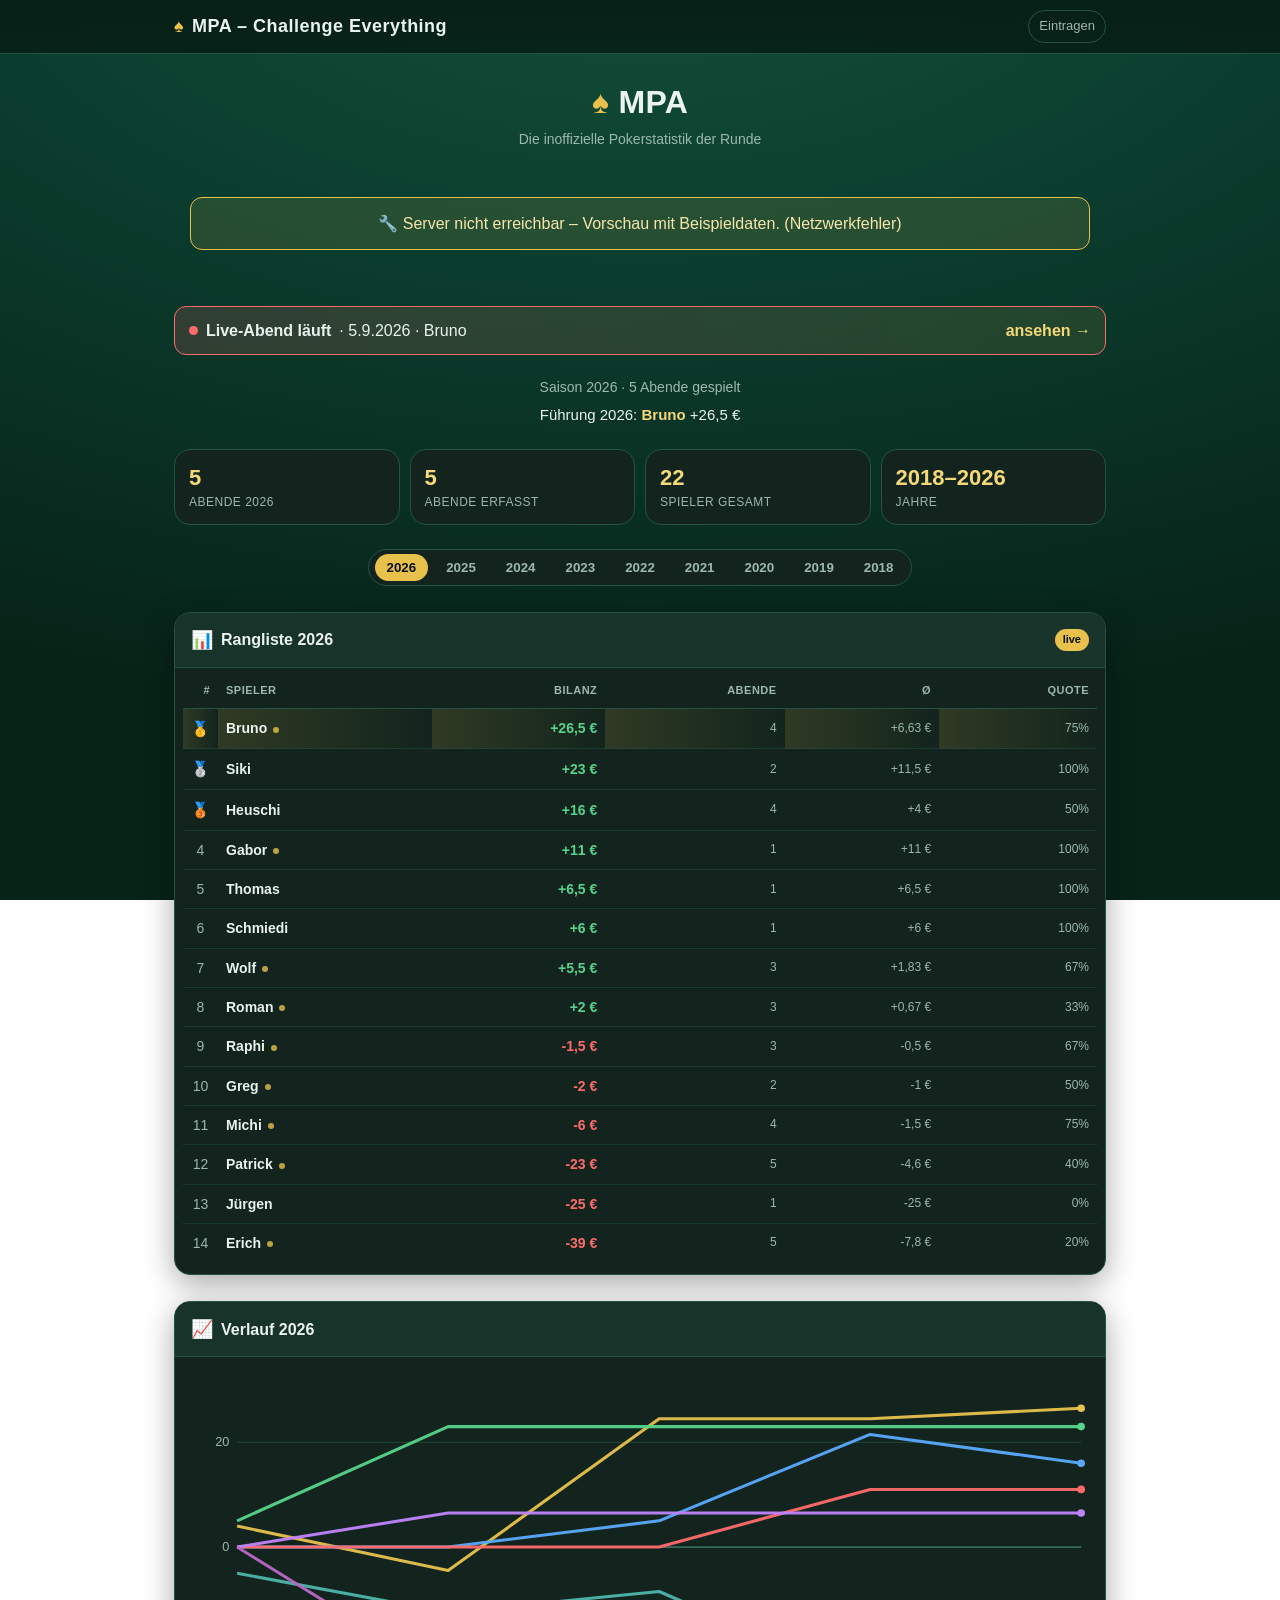
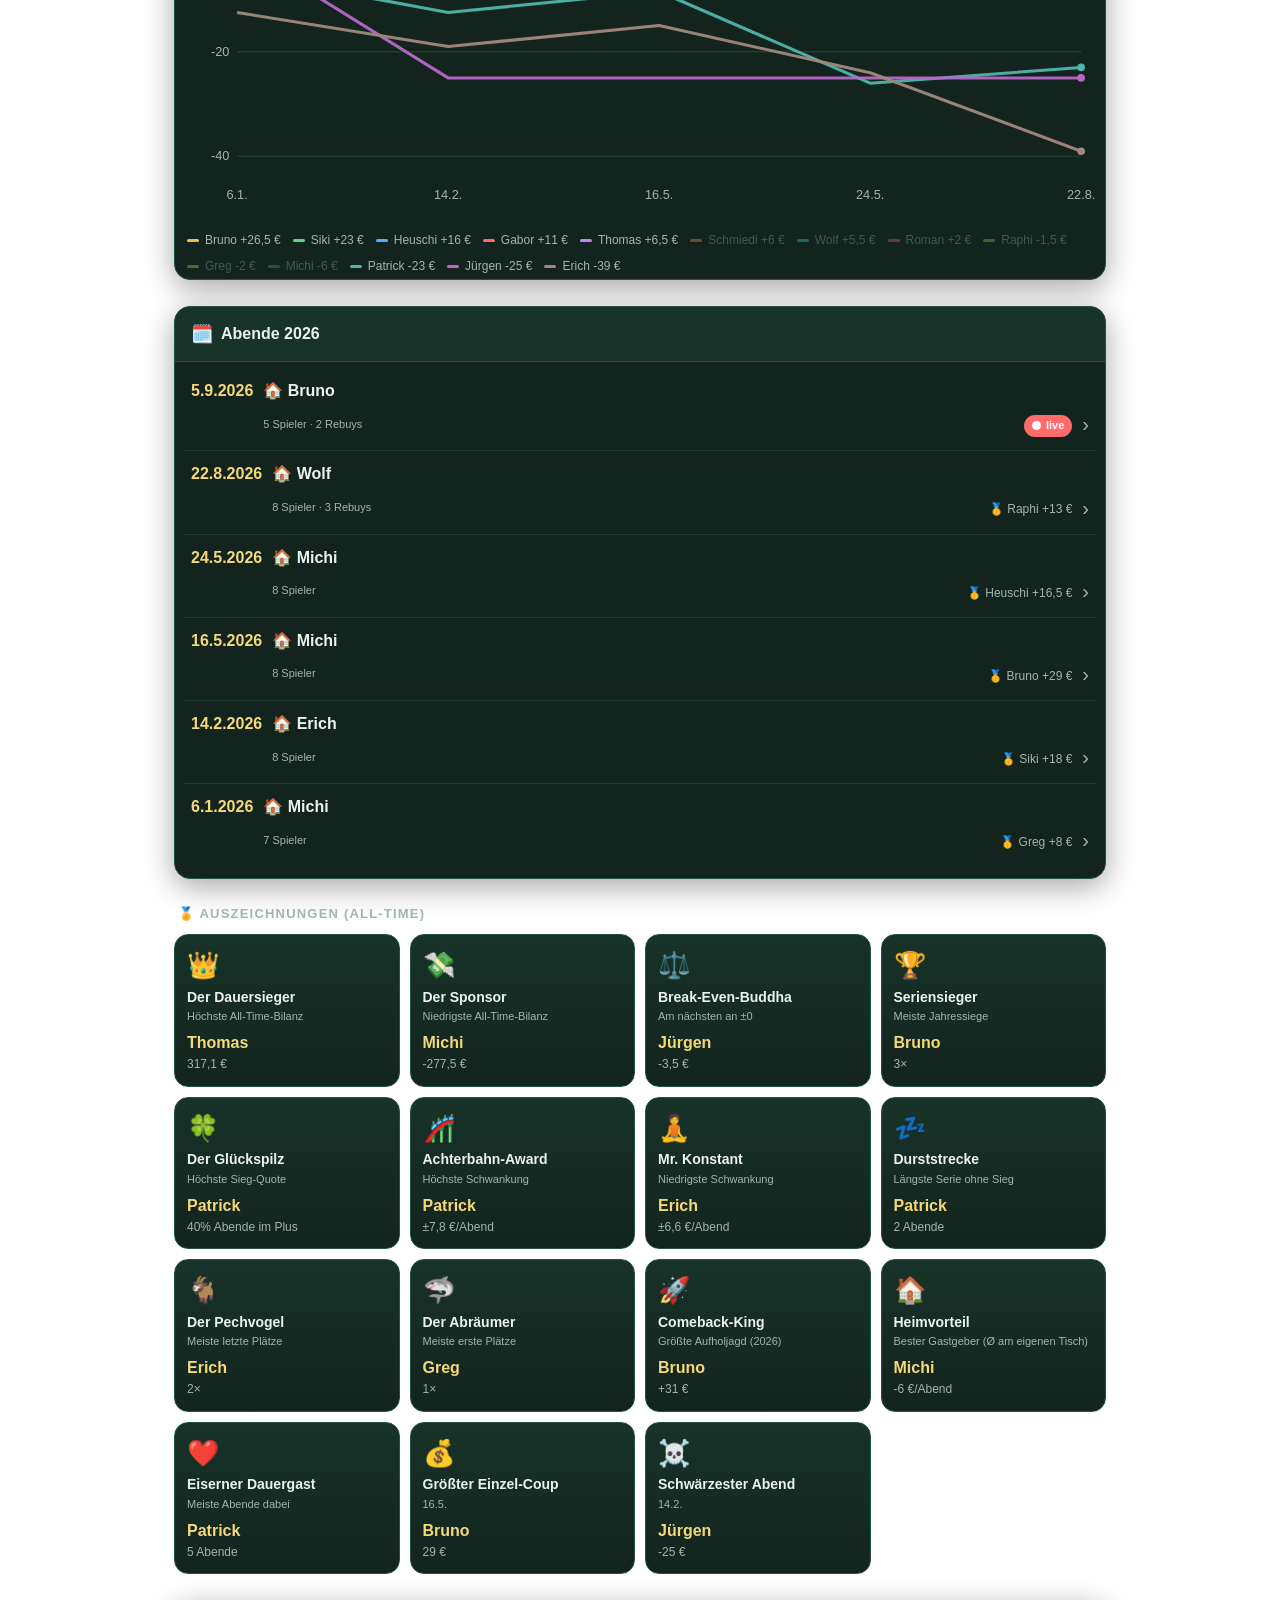
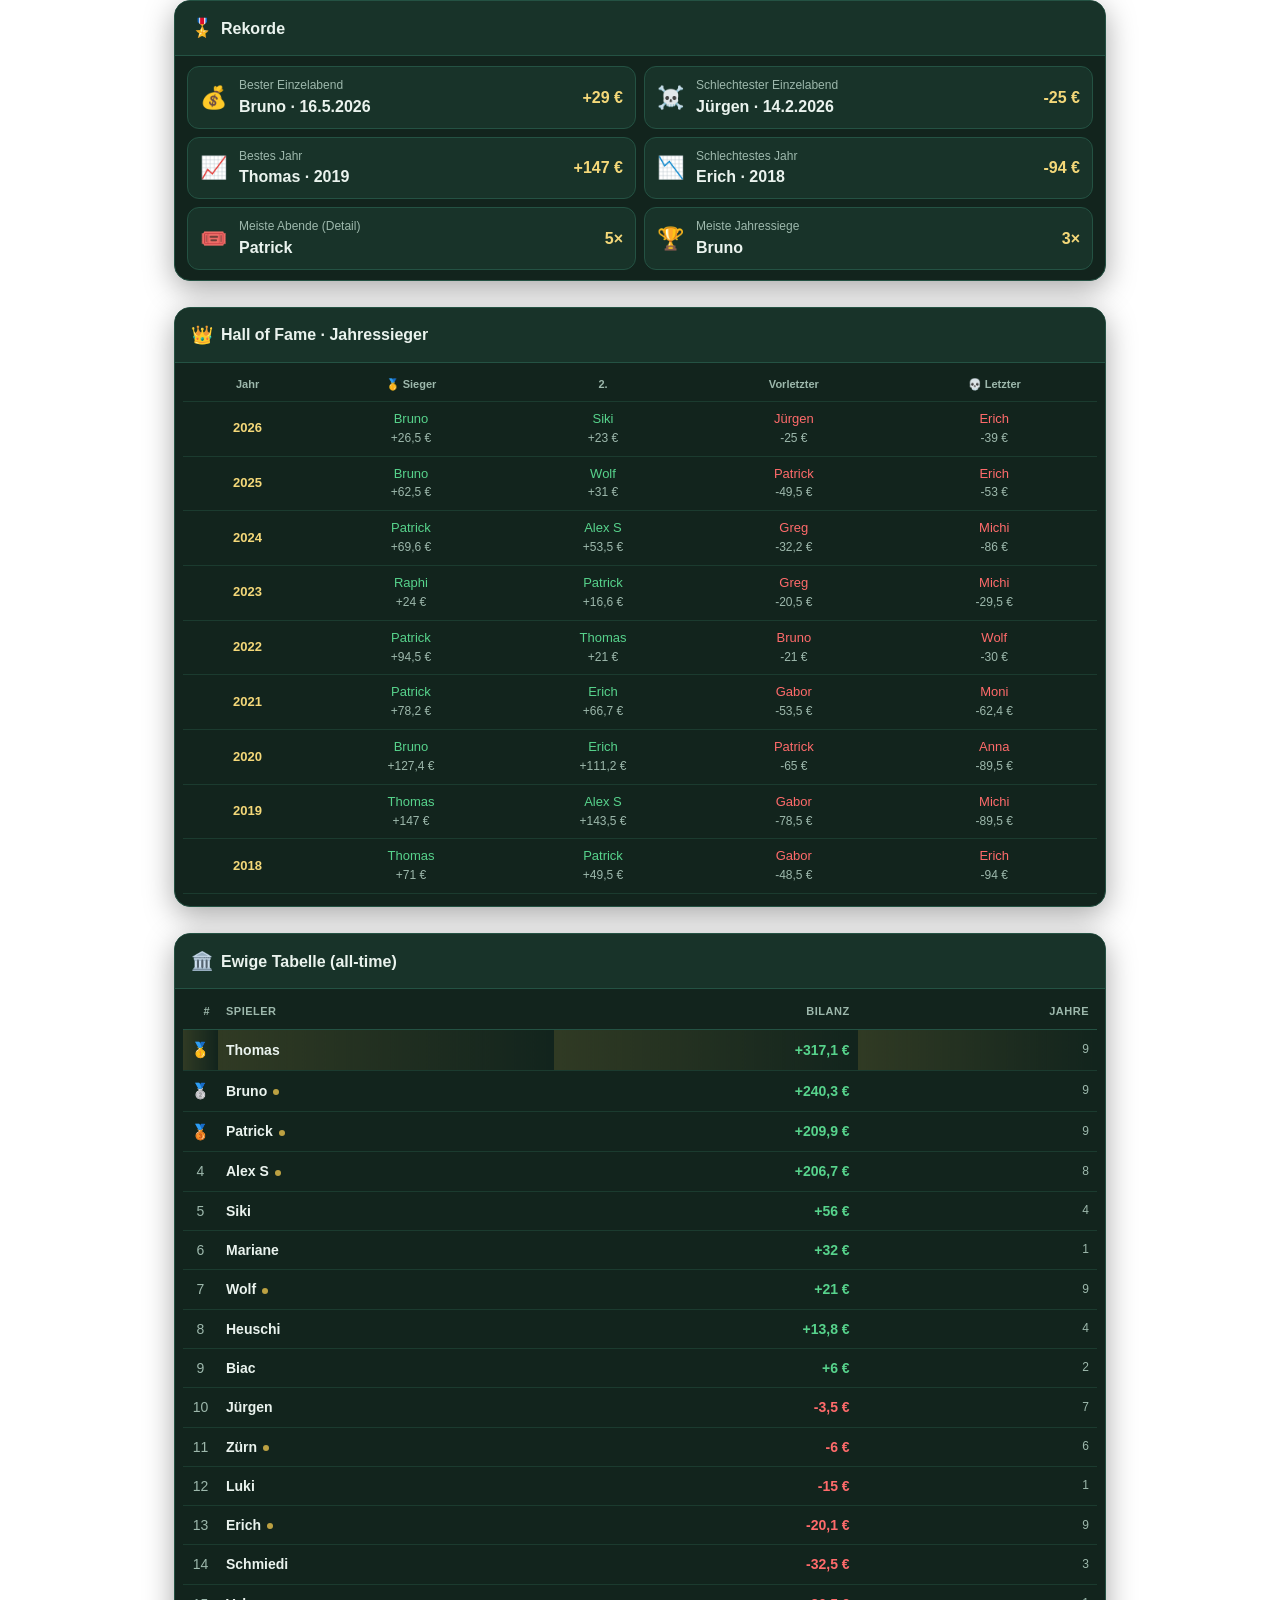
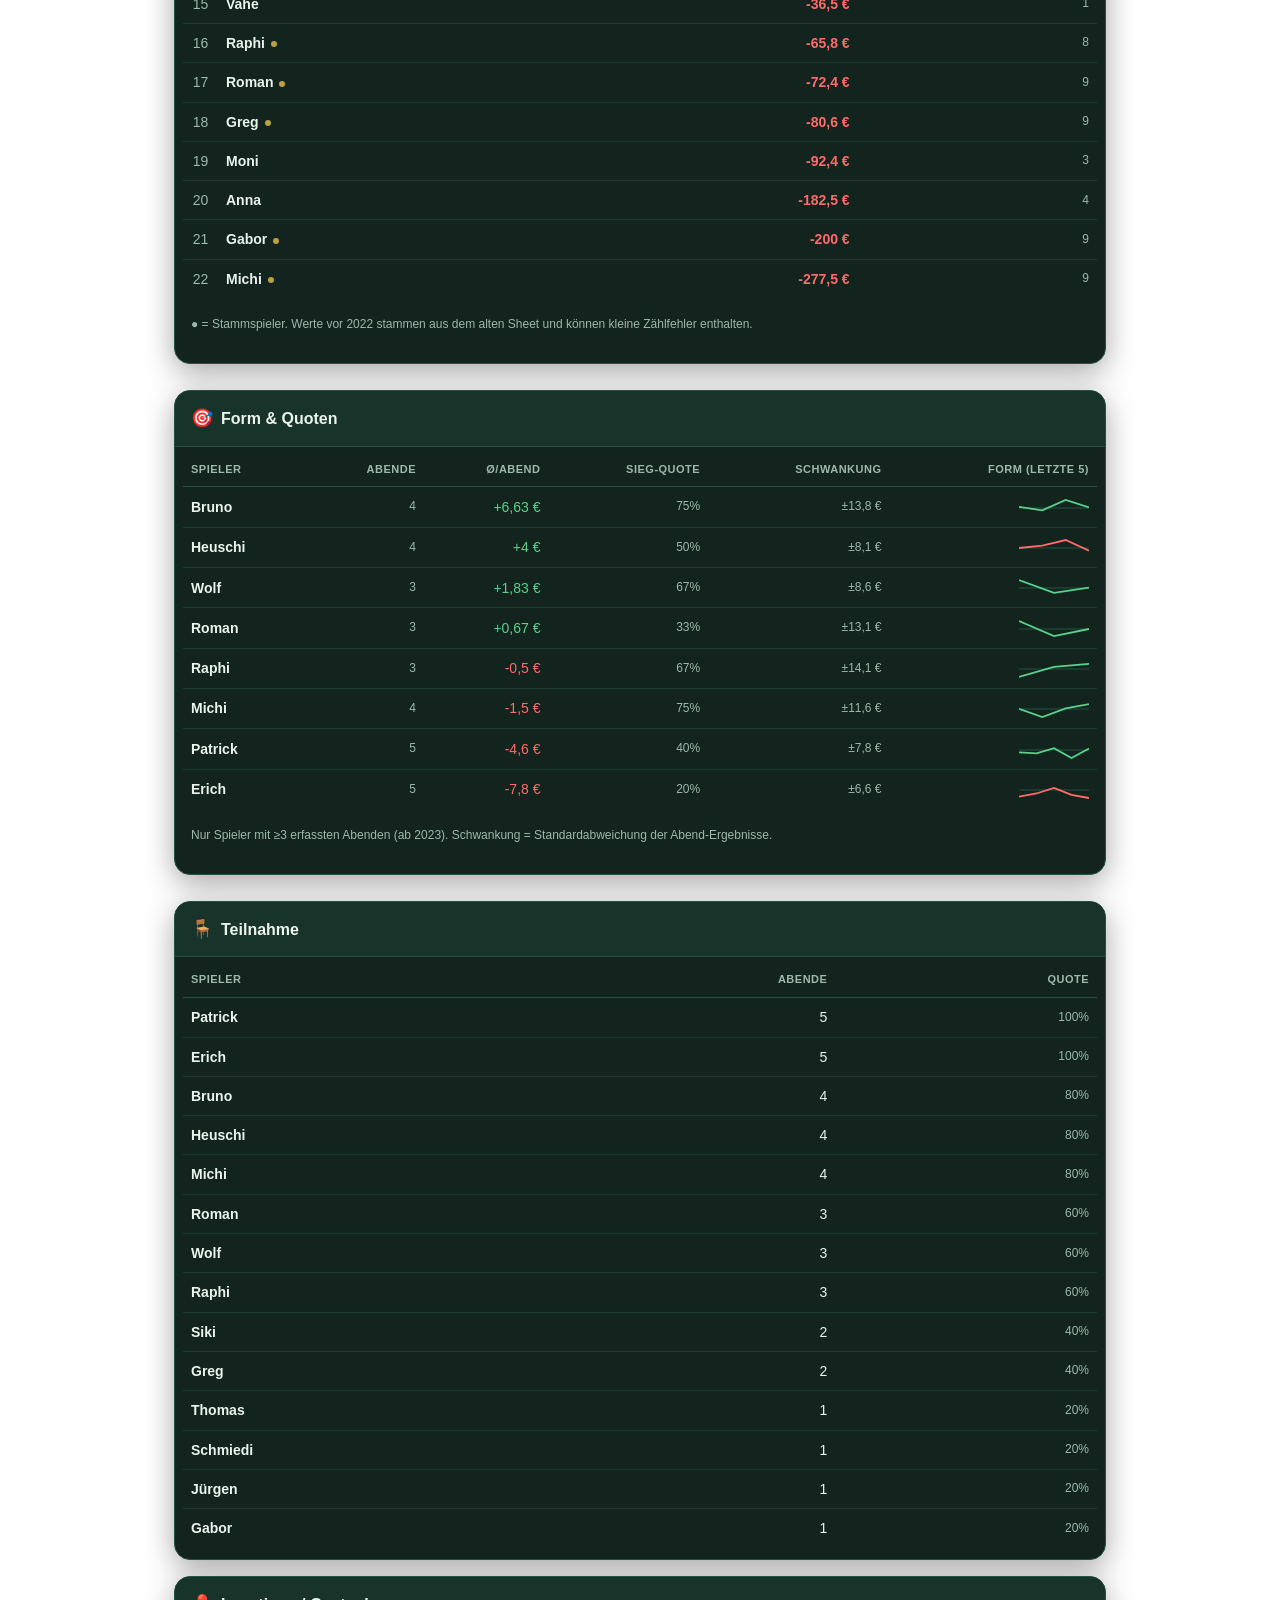
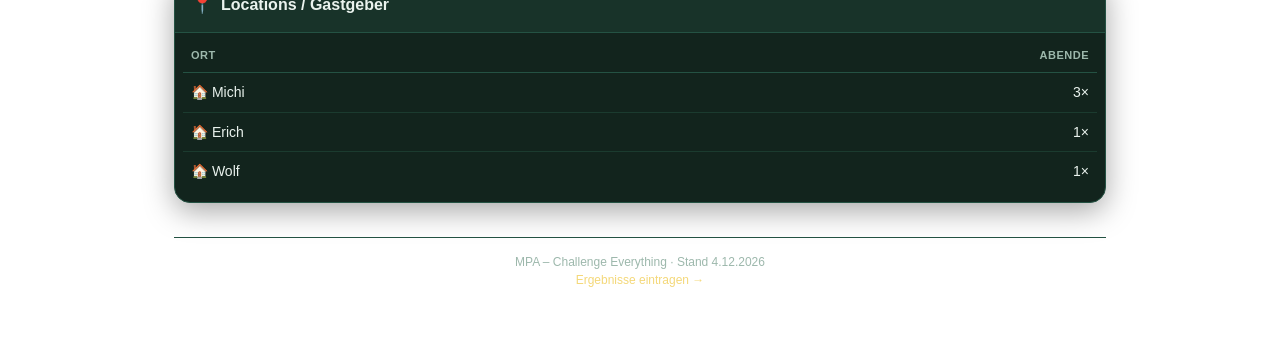
<file: index.html>
<!doctype html>
<html lang="de">
<head>
  <meta charset="utf-8">
  <meta name="viewport" content="width=device-width, initial-scale=1, viewport-fit=cover">
  <meta name="theme-color" content="#0b3d2e">
  <meta name="description" content="Pokerstatistik der MPA-Runde – Jahres- und All-Time-Wertung, Rekorde und mehr.">
  <title>MPA – Challenge Everything</title>
  <link rel="icon" href="data:image/svg+xml,%3Csvg xmlns='http://www.w3.org/2000/svg' viewBox='0 0 100 100'%3E%3Ctext y='.9em' font-size='90'%3E%E2%99%A0%EF%B8%8F%3C/text%3E%3C/svg%3E">
  <link rel="stylesheet" href="assets/style.css">
</head>
<body>
  <header class="top">
    <div class="bar">
      <span class="logo"><span class="suit">♠</span> <span id="brandTitle">MPA</span></span>
      <span class="grow"></span>
      <a class="adminlink" href="admin.html">Eintragen</a>
    </div>
  </header>
  <div class="wrap">
    <div class="hero">
      <h1><span style="color:var(--gold)">♠</span> MPA</h1>
      <div class="sub" id="brandSub">Challenge Everything</div>
    </div>
    <main id="app">
      <div class="state"><div class="spinner"></div>Lade …</div>
    </main>
  </div>

  <script src="assets/config.js"></script>
  <script src="assets/sample-data.js"></script>
  <script src="assets/stats.js"></script>
  <script src="assets/app.js"></script>
</body>
</html>
</file>
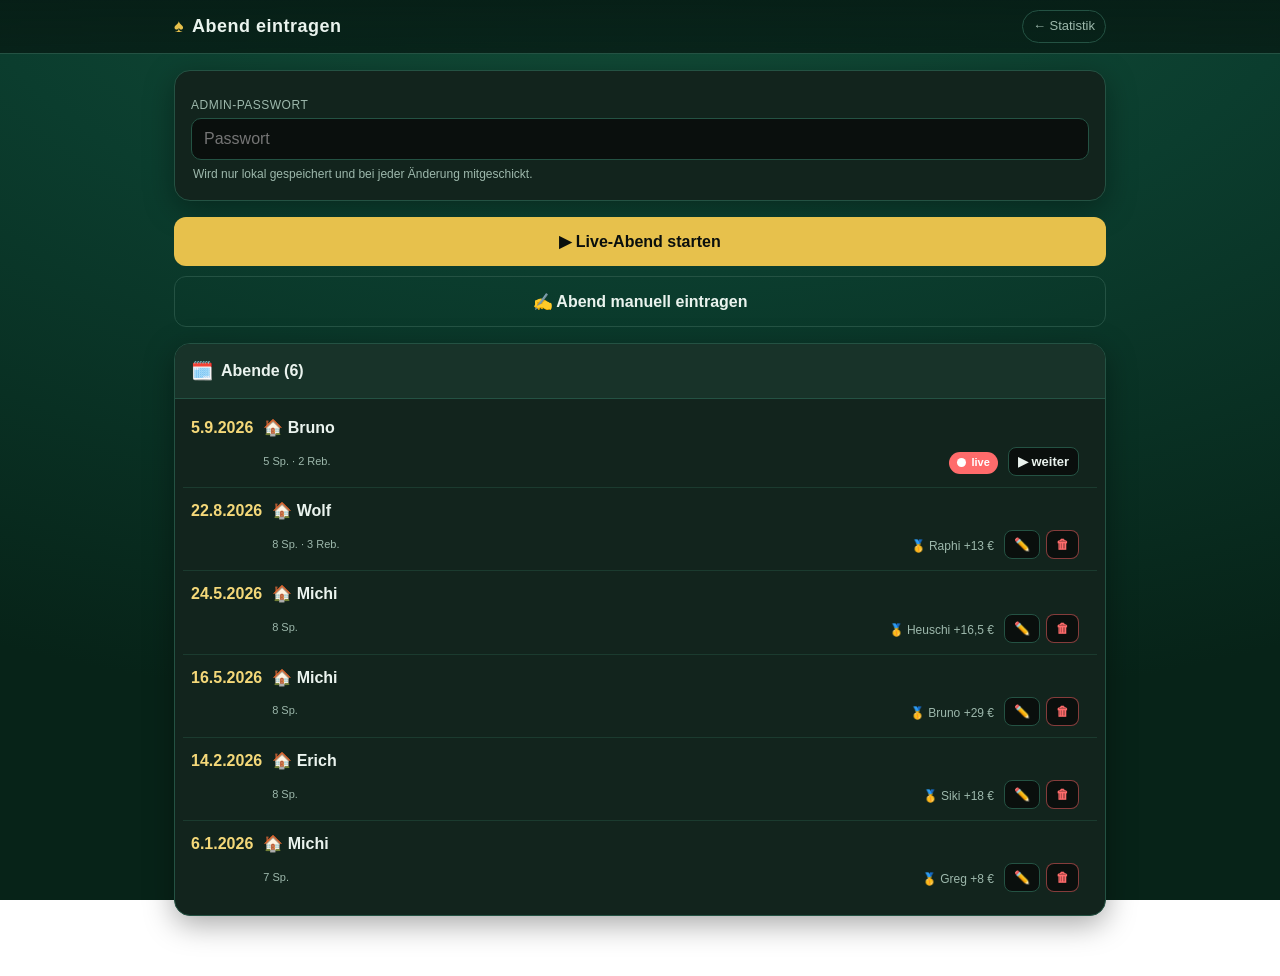
<file: admin.html>
<!doctype html>
<html lang="de">
<head>
  <meta charset="utf-8">
  <meta name="viewport" content="width=device-width, initial-scale=1, viewport-fit=cover">
  <meta name="theme-color" content="#0b3d2e">
  <title>MPA · Abend eintragen</title>
  <link rel="icon" href="data:image/svg+xml,%3Csvg xmlns='http://www.w3.org/2000/svg' viewBox='0 0 100 100'%3E%3Ctext y='.9em' font-size='90'%3E%E2%99%A0%EF%B8%8F%3C/text%3E%3C/svg%3E">
  <link rel="stylesheet" href="assets/style.css">
</head>
<body>
  <header class="top">
    <div class="bar">
      <span class="logo"><span class="suit">♠</span> Abend eintragen</span>
      <span class="grow"></span>
      <a class="adminlink" href="index.html">← Statistik</a>
    </div>
  </header>
  <div class="wrap">
    <main id="admin"><div class="state"><div class="spinner"></div>Lade …</div></main>
  </div>

  <script src="assets/config.js"></script>
  <script src="assets/sample-data.js"></script>
  <script src="assets/stats.js"></script>
  <script src="assets/admin.js"></script>
</body>
</html>
</file>
<file: assets/style.css>
/* MPA – Challenge Everything · Styles (mobile-first) */
:root{
  --felt:#0b3d2e; --felt2:#0e5138; --ink:#0a0f0d; --panel:#12241d;
  --panel2:#183329; --line:#245243; --gold:#e7c14c; --gold2:#f4d879;
  --text:#eaf3ee; --muted:#9db8ac; --pos:#57d38c; --neg:#ff6b6b;
  --chip:#c0392b; --radius:16px; --shadow:0 8px 30px rgba(0,0,0,.35);
  --maxw:960px;
}
*{box-sizing:border-box}
html,body{margin:0;padding:0}
body{
  font-family:-apple-system,BlinkMacSystemFont,"Segoe UI",Roboto,Helvetica,Arial,sans-serif;
  color:var(--text);
  background:
    radial-gradient(120% 90% at 50% -10%, #14503a 0%, var(--felt) 45%, #072318 100%) fixed;
  -webkit-text-size-adjust:100%;
  line-height:1.45;
}
a{color:var(--gold2);text-decoration:none}
.wrap{max-width:var(--maxw);margin:0 auto;padding:0 14px 60px}

/* Header */
header.top{
  position:sticky;top:0;z-index:20;
  background:linear-gradient(180deg,rgba(7,30,22,.96),rgba(7,30,22,.86));
  backdrop-filter:blur(8px);border-bottom:1px solid var(--line);
}
.top .bar{max-width:var(--maxw);margin:0 auto;padding:10px 14px;display:flex;align-items:center;gap:10px}
.logo{font-weight:800;letter-spacing:.5px;font-size:18px;display:flex;align-items:center;gap:8px}
.logo .suit{color:var(--gold)}
.top .grow{flex:1}
.badge{font-size:11px;color:var(--ink);background:var(--gold);padding:3px 8px;border-radius:999px;font-weight:700}
.adminlink{font-size:13px;color:var(--muted);border:1px solid var(--line);padding:6px 10px;border-radius:999px}

/* Hero */
.hero{padding:22px 4px 8px;text-align:center}
.hero h1{margin:.1em 0;font-size:26px;letter-spacing:.3px}
.hero .sub{color:var(--muted);font-size:14px}
.year-pill{display:inline-flex;gap:6px;align-items:center;margin-top:8px;background:var(--panel);
  border:1px solid var(--line);border-radius:999px;padding:4px 6px}
.year-pill button{background:none;border:0;color:var(--muted);font-weight:700;padding:6px 12px;border-radius:999px;cursor:pointer}
.year-pill button.on{background:var(--gold);color:var(--ink)}

/* KPI row */
.kpis{display:grid;grid-template-columns:repeat(2,1fr);gap:10px;margin:16px 0}
.kpi{background:var(--panel);border:1px solid var(--line);border-radius:var(--radius);padding:12px 14px}
.kpi .n{font-size:22px;font-weight:800;color:var(--gold2)}
.kpi .l{font-size:12px;color:var(--muted);text-transform:uppercase;letter-spacing:.5px}

/* Cards / sections */
section{margin:26px 0}
.card{background:var(--panel);border:1px solid var(--line);border-radius:var(--radius);box-shadow:var(--shadow);overflow:hidden}
.card h2{margin:0;padding:14px 16px;font-size:16px;border-bottom:1px solid var(--line);display:flex;align-items:center;gap:8px;background:var(--panel2)}
.card h2 .h-emoji{font-size:18px}
.card .body{padding:6px 8px 12px}
.section-title{font-size:13px;text-transform:uppercase;letter-spacing:1.2px;color:var(--muted);margin:0 4px 10px;font-weight:700}

/* Leaderboard table */
table.lb{width:100%;border-collapse:collapse;font-size:14px}
table.lb th,table.lb td{padding:9px 8px;text-align:right;white-space:nowrap}
table.lb th{color:var(--muted);font-size:11px;text-transform:uppercase;letter-spacing:.5px;font-weight:700;border-bottom:1px solid var(--line)}
table.lb td.name,table.lb th.name{text-align:left;white-space:normal}
table.lb td.rank{color:var(--muted);width:26px;text-align:center}
table.lb tr:not(:last-child) td{border-bottom:1px solid rgba(36,82,67,.5)}
table.lb tr.top1 td{background:linear-gradient(90deg,rgba(231,193,76,.14),transparent)}
.pname{font-weight:700}
.freqdot{display:inline-block;width:6px;height:6px;border-radius:50%;background:var(--gold);margin-left:6px;vertical-align:middle;opacity:.8}
.pos{color:var(--pos)}.neg{color:var(--neg)}.zero{color:var(--muted)}
.medal{font-size:15px}
.mini{color:var(--muted);font-size:12px}
.hide-sm{display:none}

/* progression chart */
.chartwrap{padding:6px 6px 2px;overflow-x:auto}
svg.chart{display:block;width:100%;min-width:320px;height:auto}
.legend{display:flex;flex-wrap:wrap;gap:8px 12px;padding:8px 12px 4px}
.legend .li{display:flex;align-items:center;gap:6px;font-size:12px;color:var(--muted);cursor:pointer;user-select:none}
.legend .li.off{opacity:.35}
.legend .sw{width:12px;height:3px;border-radius:2px}

/* awards grid */
.awards{display:grid;grid-template-columns:repeat(2,1fr);gap:10px}
.award{background:linear-gradient(180deg,var(--panel2),var(--panel));border:1px solid var(--line);
  border-radius:14px;padding:12px;display:flex;flex-direction:column;gap:2px}
.award .em{font-size:26px}
.award .t{font-weight:800;font-size:14px}
.award .s{font-size:11px;color:var(--muted)}
.award .w{margin-top:4px;font-weight:700;color:var(--gold2)}
.award .v{font-size:12px;color:var(--muted)}

/* records list */
.reclist{display:grid;grid-template-columns:1fr;gap:8px;padding:10px 12px}
.rec{display:flex;align-items:center;gap:12px;padding:10px 12px;background:var(--panel2);border:1px solid var(--line);border-radius:12px}
.rec .rem{font-size:22px}
.rec .rt{flex:1}
.rec .rt .rl{font-size:12px;color:var(--muted)}
.rec .rt .rv{font-weight:700}
.rec .ra{font-weight:800;color:var(--gold2);text-align:right}

/* hall of fame */
.hof{width:100%;border-collapse:collapse;font-size:13px}
.hof th,.hof td{padding:8px 6px;text-align:center;border-bottom:1px solid rgba(36,82,67,.5)}
.hof th{color:var(--muted);font-size:11px}
.hof td.y{font-weight:800;color:var(--gold2)}
.hof td.win{color:var(--pos)}.hof td.lose{color:var(--neg)}

/* sparkline */
.spark{vertical-align:middle}

/* footer */
footer{color:var(--muted);font-size:12px;text-align:center;margin-top:34px;padding-top:16px;border-top:1px solid var(--line)}

/* loading / error */
.state{padding:40px 16px;text-align:center;color:var(--muted)}
.spinner{width:34px;height:34px;border:3px solid var(--line);border-top-color:var(--gold);border-radius:50%;
  margin:0 auto 14px;animation:spin 1s linear infinite}
@keyframes spin{to{transform:rotate(360deg)}}
.errbox{background:rgba(255,107,107,.12);border:1px solid var(--neg);color:#ffd7d7;padding:14px;border-radius:12px}

/* Admin */
.formcard{background:var(--panel);border:1px solid var(--line);border-radius:var(--radius);padding:16px;margin:16px 0;box-shadow:var(--shadow)}
label{display:block;font-size:12px;color:var(--muted);margin:10px 0 4px;text-transform:uppercase;letter-spacing:.5px}
input,select{width:100%;padding:11px 12px;background:var(--ink);color:var(--text);border:1px solid var(--line);border-radius:10px;font-size:16px}
.row2{display:grid;grid-template-columns:1fr 1fr;gap:10px}
.btn{display:inline-flex;justify-content:center;align-items:center;gap:8px;width:100%;padding:13px;border:0;border-radius:12px;
  background:var(--gold);color:var(--ink);font-weight:800;font-size:16px;cursor:pointer;margin-top:14px}
.btn:disabled{opacity:.5}
.btn.sec{background:transparent;color:var(--text);border:1px solid var(--line)}
.btn.danger{background:transparent;color:var(--neg);border:1px solid var(--neg)}
.ptable{width:100%;border-collapse:collapse;margin-top:8px;table-layout:fixed}
.ptable th{font-size:11px;color:var(--muted);text-transform:uppercase;text-align:center;padding:6px 2px}
.ptable td{padding:4px 3px}
.ptable td.pn{font-weight:700}
.ptable input{padding:9px 6px;text-align:center;font-size:15px}
.ptable td.pn input{text-align:left}
.ptable input.res{border:0;background:transparent;font-weight:800;padding-left:0;padding-right:0}
.ptable .rm{padding:2px 2px}
.balance{margin-top:10px;padding:10px 12px;border-radius:10px;text-align:center;font-weight:800}
.balance.ok{background:rgba(87,211,140,.14);color:var(--pos)}
.balance.bad{background:rgba(255,107,107,.14);color:var(--neg)}
.toast{position:fixed;left:50%;bottom:20px;transform:translateX(-50%);background:var(--ink);border:1px solid var(--line);
  color:var(--text);padding:12px 18px;border-radius:12px;box-shadow:var(--shadow);z-index:50;max-width:90%}
.toast.err{border-color:var(--neg)}
.rm{background:none;border:0;color:var(--neg);font-size:18px;cursor:pointer;padding:2px 6px}
.addrow{display:flex;gap:8px;margin-top:8px}
.addrow input{flex:1}
.addrow button{white-space:nowrap;padding:0 14px;border-radius:10px;border:1px solid var(--line);background:var(--panel2);color:var(--text);font-weight:700}

/* Live-Banner + Live-Dot */
.livebanner{display:flex;align-items:center;gap:8px;margin:16px 0 0;padding:12px 14px;border-radius:12px;
  background:linear-gradient(90deg,rgba(255,107,107,.16),rgba(231,193,76,.10));border:1px solid var(--neg);color:var(--text)}
.livebanner .go{margin-left:auto;color:var(--gold2);font-weight:700;white-space:nowrap}
.livedot{display:inline-block;width:9px;height:9px;border-radius:50%;background:var(--neg);
  box-shadow:0 0 0 0 rgba(255,107,107,.6);animation:pulse 1.4s infinite}
@keyframes pulse{0%{box-shadow:0 0 0 0 rgba(255,107,107,.55)}70%{box-shadow:0 0 0 8px rgba(255,107,107,0)}100%{box-shadow:0 0 0 0 rgba(255,107,107,0)}}
.badge.live-badge{background:var(--neg);color:#fff;display:inline-flex;align-items:center;gap:5px}
.badge.live-badge .livedot{background:#fff}

/* Abend-Liste (klickbar) */
.nightlist{padding:4px 6px 10px}
.nightrow{display:grid;grid-template-columns:auto 1fr auto auto;align-items:center;gap:8px 10px;
  padding:11px 8px;border-bottom:1px solid rgba(36,82,67,.5);color:var(--text)}
.nightrow:last-child{border-bottom:0}
.nightrow:hover{background:rgba(231,193,76,.06)}
.nightrow .nd{font-weight:800;color:var(--gold2);white-space:nowrap}
.nightrow .nl{font-weight:600;overflow:hidden;text-overflow:ellipsis;white-space:nowrap}
.nightrow .nm{grid-column:2;font-size:11px}
.nightrow .nr{justify-self:end;white-space:nowrap}
.nightrow .chev{color:var(--muted);font-size:20px;justify-self:end}

/* Abend-Detail */
.detail{margin-top:16px}
.detailhead{margin-bottom:16px}
.detailhead .back{display:inline-block;font-size:13px;color:var(--muted);margin-bottom:8px}
.dtitle{margin:2px 0 8px;font-size:24px;display:flex;align-items:center;gap:10px}
.dmeta{display:flex;flex-wrap:wrap;gap:6px 14px;color:var(--muted);font-size:13px}
.dnote{margin-top:8px;padding:8px 10px;background:var(--panel2);border:1px solid var(--line);border-radius:10px;font-size:13px}
.detail .card{margin-bottom:16px}
.dpot{padding:8px;text-align:right}
.detailactions{margin-top:6px}
.detailactions .btn{max-width:100%}

/* Timeline / Log */
.timeline{list-style:none;margin:0;padding:6px 8px}
.timeline li{display:grid;grid-template-columns:48px 24px 1fr;align-items:center;gap:8px;
  padding:8px 4px;border-bottom:1px solid rgba(36,82,67,.4)}
.timeline li:last-child{border-bottom:0}
.timeline .lt{color:var(--gold2);font-weight:700;font-variant-numeric:tabular-nums;font-size:13px}
.timeline .li-ic{font-size:16px;text-align:center}
.timeline .lx{font-size:14px}

/* Live-Runner (Admin) */
.playerchips{display:flex;flex-direction:column;gap:8px;margin-top:6px}
.pchip{display:grid;grid-template-columns:1fr auto auto auto;align-items:center;gap:8px;
  padding:10px 12px;background:var(--panel2);border:1px solid var(--line);border-radius:12px}
.pchip .pnm{font-weight:700}
.pchip .cnt{color:var(--muted);font-size:13px;white-space:nowrap}
.pchip button{border:1px solid var(--line);background:var(--ink);color:var(--text);
  font-weight:800;border-radius:10px;padding:8px 12px;cursor:pointer;font-size:15px}
.pchip button.reb{background:var(--gold);color:var(--ink);border-color:var(--gold)}
.pchip button.undo{color:var(--muted);padding:8px 10px}
.livemeta{display:flex;flex-wrap:wrap;gap:6px 14px;color:var(--muted);font-size:13px;margin:2px 0 4px}
.liveclock{font-weight:800;color:var(--gold2)}
.minilog{max-height:160px;overflow:auto;margin-top:8px;border-top:1px solid var(--line);padding-top:8px}

/* Admin: Aktionsleiste, Breadcrumb, Chips, Listen-Buttons */
.actionrow{display:grid;grid-template-columns:1fr;gap:10px;margin:16px 0}
.actionrow .btn{margin-top:0}
.crumb{display:flex;align-items:center;gap:12px;margin:14px 2px 2px}
.crumb a{font-size:13px;color:var(--muted)}
.crumb .ctitle{font-weight:800;font-size:16px}
.chiplist{display:flex;flex-wrap:wrap;gap:8px}
.chiptag{display:inline-flex;align-items:center;gap:6px;background:var(--panel2);border:1px solid var(--line);
  border-radius:999px;padding:6px 8px 6px 12px;font-weight:700;font-size:14px}
.chiptag button{border:0;background:none;color:var(--neg);font-size:14px;cursor:pointer;padding:0 2px}
.nightrow.admin{grid-template-columns:auto 1fr auto auto auto}
.nightrow.admin .acts{display:flex;gap:6px;justify-self:end}
.mini-btn{border:1px solid var(--line);background:var(--ink);color:var(--text);border-radius:8px;
  padding:6px 9px;font-size:13px;font-weight:700;cursor:pointer;white-space:nowrap}
.mini-btn.danger{color:var(--neg);border-color:rgba(255,107,107,.5)}
.btn.danger{margin-top:10px}

/* ≥ 640px */
@media(min-width:640px){
  .kpis{grid-template-columns:repeat(4,1fr)}
  .awards{grid-template-columns:repeat(3,1fr)}
  .hide-sm{display:table-cell}
  .hero h1{font-size:32px}
  .reclist{grid-template-columns:1fr 1fr}
}
@media(min-width:860px){
  .awards{grid-template-columns:repeat(4,1fr)}
}
</file>
